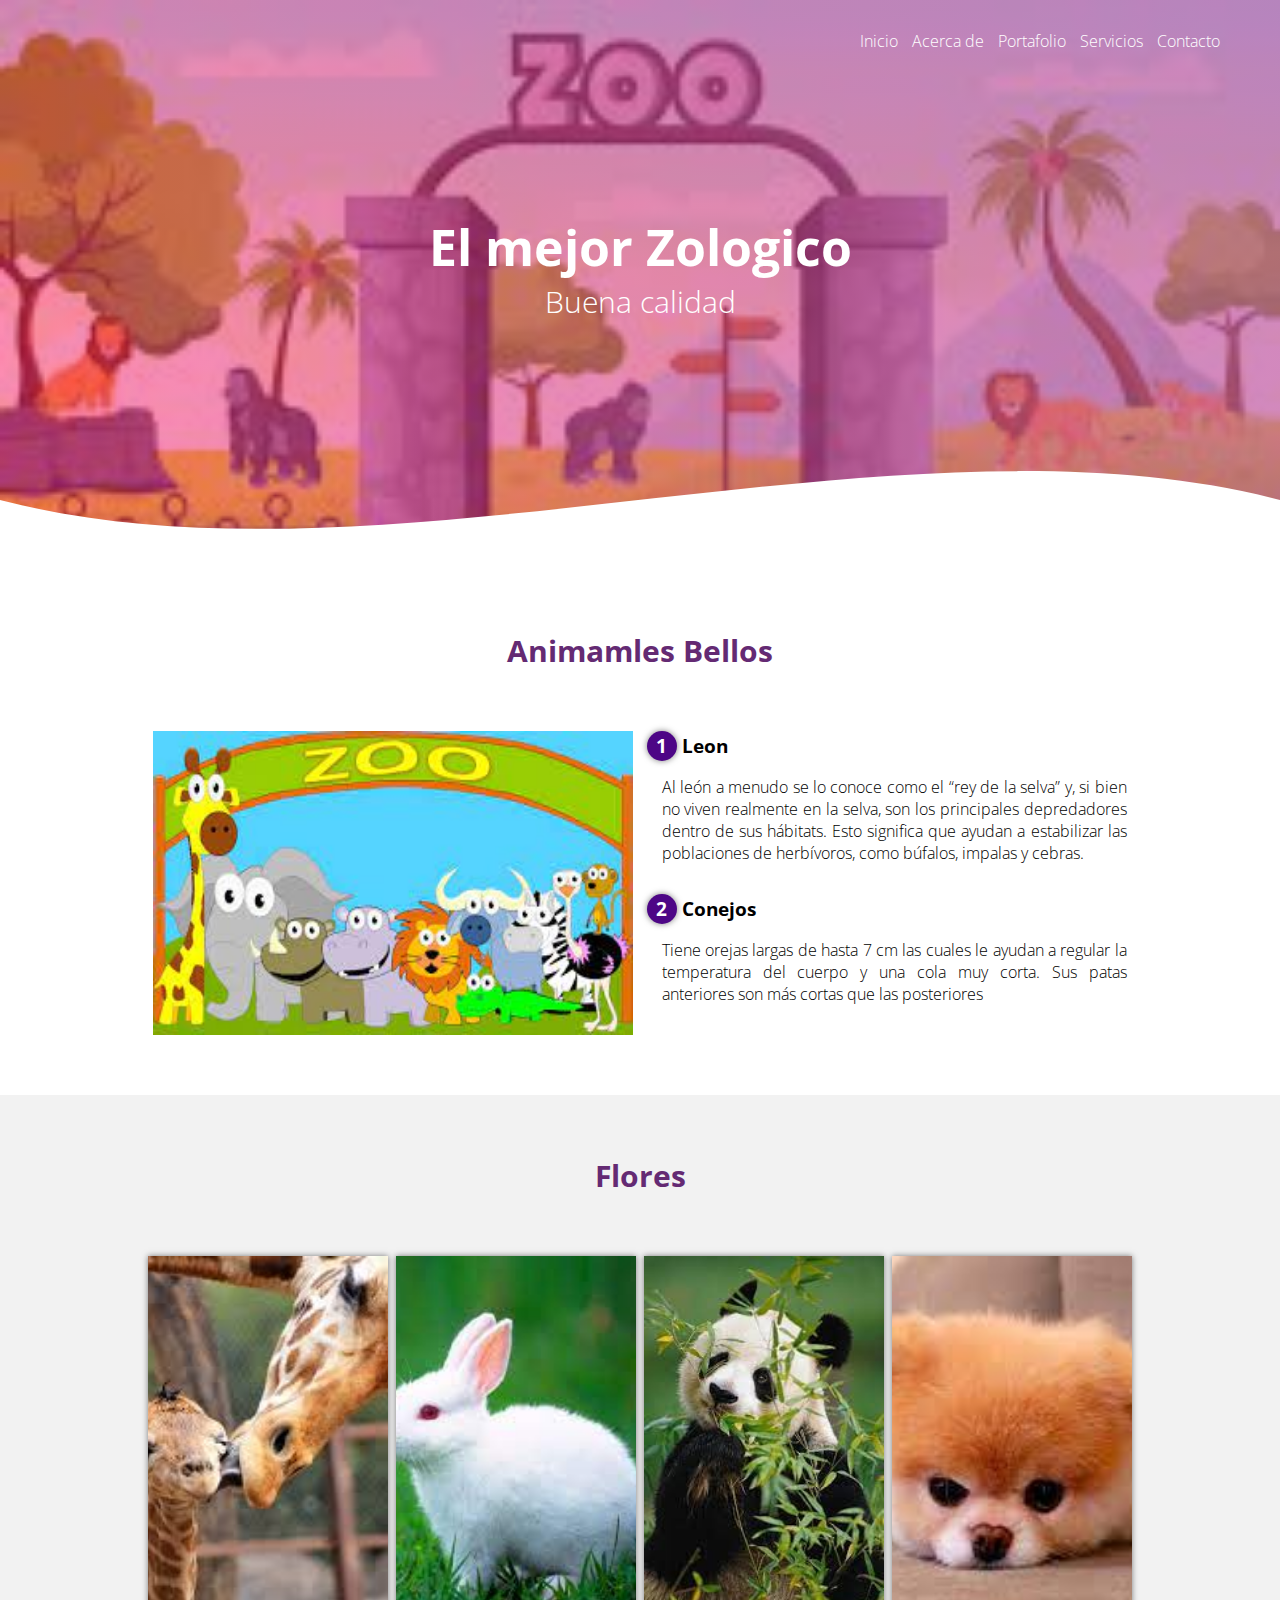
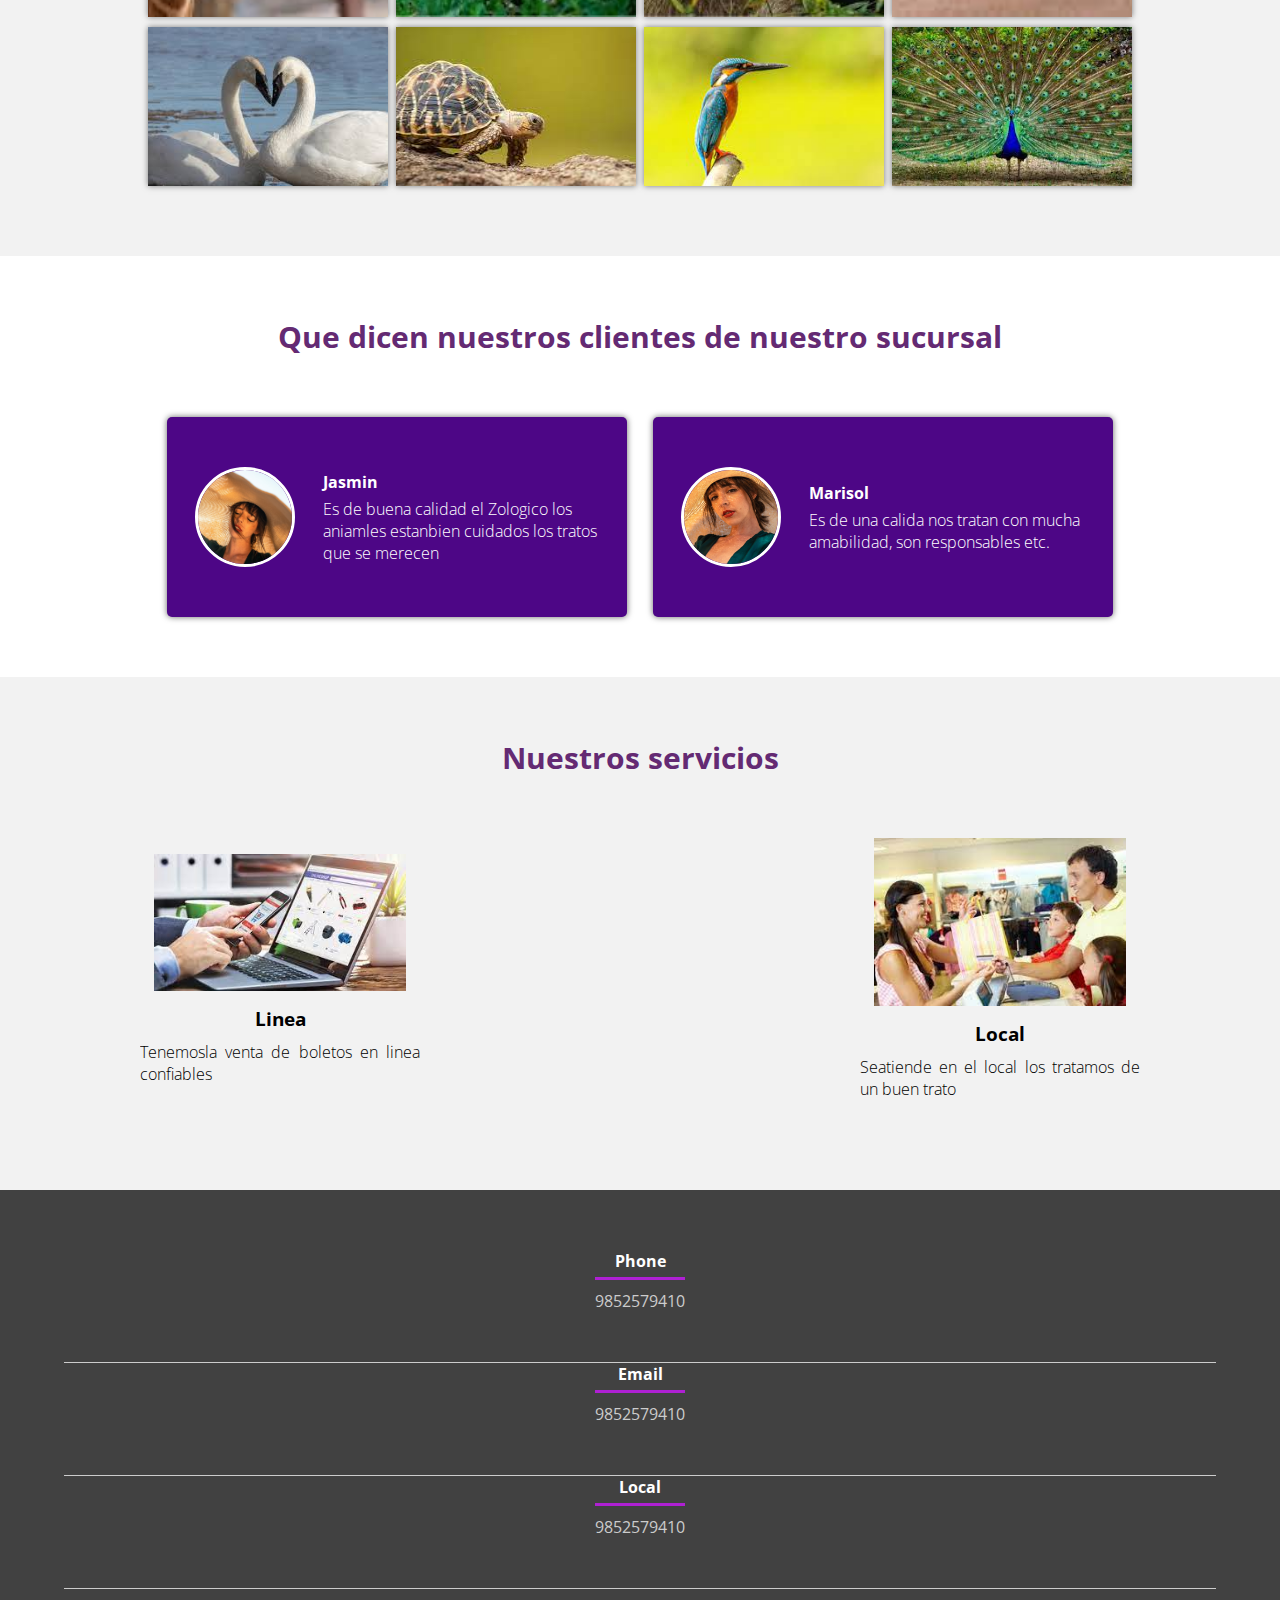
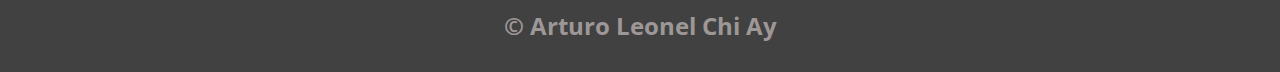
<file: Diseño tres/index.html>
<!DOCTYPE html>
<html lang="es">

<head>
    <meta charset="UTF-8">
    <meta name="viewport" content="width=device-width, initial-scale=1.0">
    <meta http-equiv="X-UA-Compatible" content="ie=edge">
    <title>Página web Arturo Chi  </title>
    <link rel="stylesheet" href="css/estilos.css">
    <link href="https://fonts.googleapis.com/css?family=Open+Sans:300,400,700,800&display=swap" rel="stylesheet"> 
</head>

<body>
    <header>
        <nav>
            <a href="#">Inicio</a>
            <a href="#">Acerca de</a>
            <a href="#">Portafolio</a>
            <a href="#">Servicios</a>
            <a href="#">Contacto</a>
        </nav>
        <section class="textos-header">
            <h1>El mejor Zologico</h1>
            <h2>Buena calidad </h2>
        </section>
        <div class="wave" style="height: 150px; overflow: hidden;"><svg viewBox="0 0 500 150" preserveAspectRatio="none"
                style="height: 100%; width: 100%;">
                <path d="M0.00,49.98 C150.00,150.00 349.20,-50.00 500.00,49.98 L500.00,150.00 L0.00,150.00 Z"
                    style="stroke: none; fill: #fff;"></path>
            </svg></div>
    </header>
    <main>
        <section class="contenedor sobre-nosotros">
            <h2 class="titulo">Animamles Bellos  </h2>
            <div class="contenedor-sobre-nosotros">
                <img src="img/im2.jpg" alt="" class="imagen-about-us">
                <div class="contenido-textos">
                    <h3><span>1</span>Leon</h3>
                    <p>Al león a menudo se lo conoce como el “rey de la selva” y, si bien no viven realmente en la selva, son los principales depredadores dentro de sus hábitats. Esto significa que ayudan a estabilizar las poblaciones de herbívoros, como búfalos, impalas y cebras.</p>
                    <h3><span>2</span>Conejos</h3>
                    <p> Tiene orejas largas de hasta 7 cm las cuales le ayudan a regular la temperatura del cuerpo y una cola muy corta. Sus patas anteriores son más cortas que las posteriores</p>
                </div>
            </div>
        </section>
        <section class="portafolio">
            <div class="contenedor">
                <h2 class="titulo">Flores</h2>
                <div class="galeria-port">
                    <div class="imagen-port">
                        <img src="img/1.jpg" alt="">
                        <div class="hover-galeria">
                            <img src="img/icono1.png" alt="">
                            <p>Nuestras hermosas Flores</p>
                        </div>
                    </div>
                    <div class="imagen-port">
                        <img src="img/imagen2.jpg" alt="">
                        <div class="hover-galeria">
                            <img src="img/icono1.png" alt="">
                            <p>Nuestros bellos animales</p>
                        </div>
                    </div>
                    <div class="imagen-port">
                        <img src="img/3.jpg" alt="">
                        <div class="hover-galeria">
                            <img src="img/icono1.png" alt="">
                            <p>Nuestros bellos animales</p>
                        </div>
                    </div>
                    <div class="imagen-port">
                        <img src="img/4.jpg" alt="">
                        <div class="hover-galeria">
                            <img src="img/icono1.png" alt="">
                            <p>Nuestros bellos animales</p>
                        </div>
                    </div>
                    <div class="imagen-port">
                        <img src="img/5.jpg" alt="">
                        <div class="hover-galeria">
                            <img src="img/icono1.png" alt="">
                            <p>Nuestros bellos animales</p>
                        </div>
                    </div>
                    <div class="imagen-port">
                        <img src="img/6.jpg" alt="">
                        <div class="hover-galeria">
                            <img src="img/icono1.png" alt="">
                            <p>Nuestros bellos animales</p>
                        </div>
                    </div>
                    <div class="imagen-port">
                        <img src="img/7.jpg" alt="">
                        <div class="hover-galeria">
                            <img src="img/icono1.png" alt="">
                            <p>NNuestros bellos animales</p>
                        </div>
                    </div>
                    <div class="imagen-port">
                        <img src="img/8.jpg" alt="">
                        <div class="hover-galeria">
                            <img src="img/icono1.png" alt="">
                            <p>Nuestros bellos animales</p>
                        </div>
                    </div>
                </div>
            </div>
        </section>
        <section class="clientes contenedor">
            <h2 class="titulo">Que dicen nuestros clientes de nuestro sucursal </h2>
            <div class="cards">
                <div class="card">
                    <img src="img/face1.jpg" alt="">
                    <div class="contenido-texto-card">
                        <h4>Jasmin</h4>
                        <p>Es de buena calidad el Zologico los aniamles estanbien cuidados los tratos que se merecen  </p>
                    </div>
                </div>
                <div class="card">
                    <img src="img/face2.jpg" alt="">
                    <div class="contenido-texto-card">
                        <h4>Marisol</h4>
                        <p> Es de una calida nos tratan con mucha amabilidad, son responsables etc.</p>
                    </div>
                </div>
            </div>
        </section>
        <section class="about-services">
            <div class="contenedor">
                <h2 class="titulo">Nuestros servicios</h2>
                <div class="servicio-cont">
                    <div class="servicio-ind">
                        <img src="img/(1).jpg" alt="">
                        <h3>Linea </h3>
                        <p>Tenemosla venta de boletos en linea confiables </p>
                    </div>
                    <div class="servicio-ind">
                        <img src="img/descarga%20(2).jpg" alt="">
                        <h3>Local</h3>
                        <p>Seatiende  en el local los tratamos de un buen trato </p>
                    </div>
                </div>
            </div>
        </section>
    </main>
    <footer>
        <div class="contenedor-footer">
            <div class="content-foo">
                <h4>Phone</h4>
                <p>9852579410</p>
            </div>
             </div>
        <div class="contenedor-footer">
         <div class="content-foo">
                <h4>Email</h4>
            <p>9852579410</p>
            </div> 
             </div>
        <div class="contenedor-footer">
            <div class="content-foo">
                <h4>Local</h4>
                <p>9852579410</p>
              </div>
            </div>
            
        <h2 class="titulo-final">&copy; Arturo Leonel Chi Ay </h2>
    </footer>
</body>

</html>
</file>
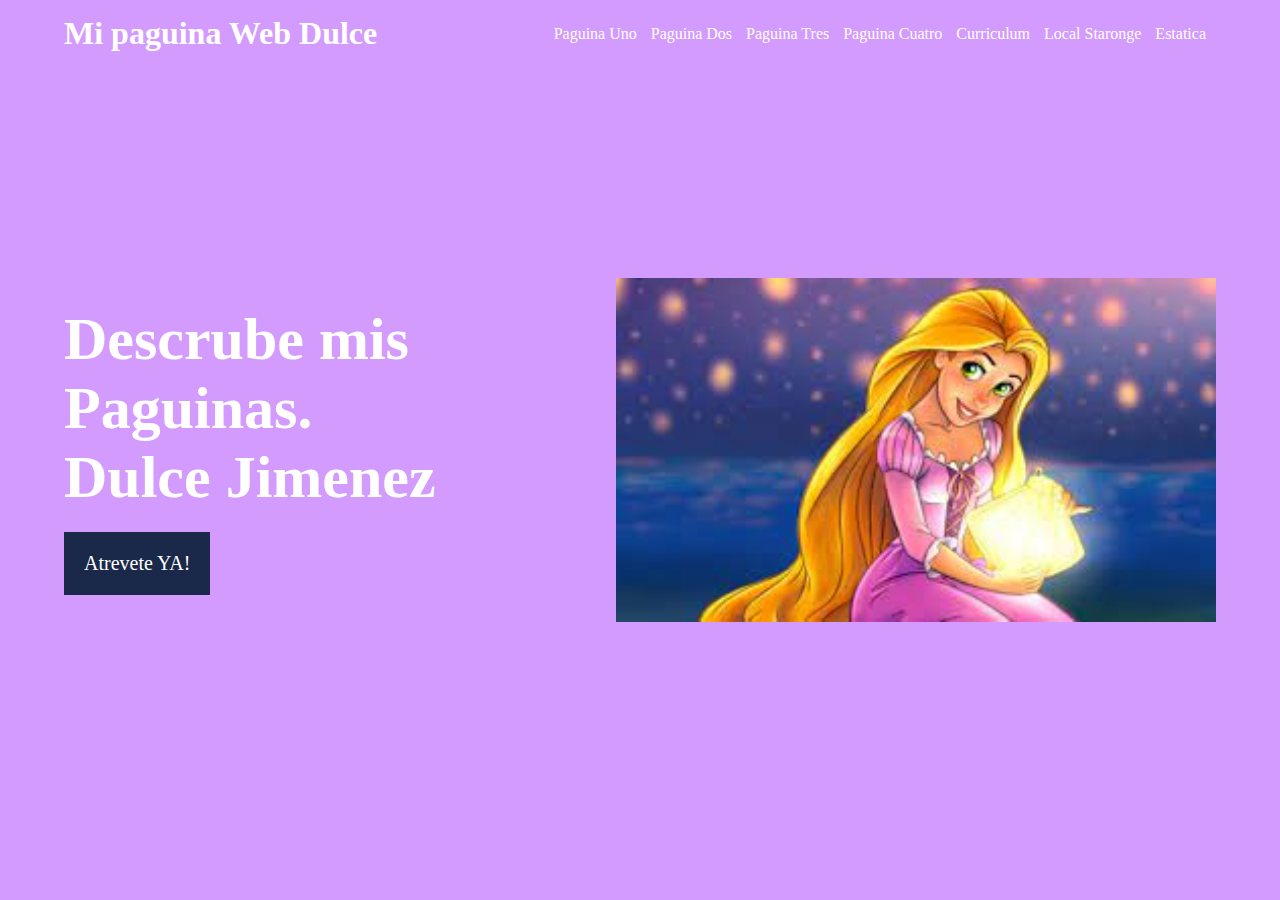
<file: Paguina Web/index.html>
<!DOCTYPE html>
<html lang="es">
<head>
    <meta charset="UTF-8">
    <meta name="viewport" content="width=device-width, initial-scale=1.0">
    <title>Fondo animado</title>
    <link rel="stylesheet" href="estilos.css">
</head>
<body>
    <header class="bg_animate">
        <div class="header_nav">
            <div class="contenedor">
                <h1>Mi paguina Web Dulce</h1>
                <nav>
                    
                       
                    <a href="../Mari Tuz/dulce.html">Paguina Uno</a>
                    <a href="../Dulce JImenez/2.html">Paguina Dos</a>
                    <a href="../Dulce Tuz/3.html">Paguina Tres</a>
                    <a href="../Animales/1.html">Paguina Cuatro</a>
                   <a href="../Animales/Tuz.pdf">Curriculum</a>
                   <a href="../Local Staronge/index.html">Local Staronge</a>
                <a href="../Estaticas/WEb.htm">Estatica</a> 
                    
                    
                    
                    
                </nav>
            </div>
        </div>

        <section class="banner contenedor">
            <secrion class="banner_title">
                <h2>Descrube mis Paguinas. <br> Dulce Jimenez</h2>
                <a href="#" class="llamanos">Atrevete YA!</a>
            </secrion>
            <div class="banner_img">
                <img src="1l.jpg" alt="">
            </div>
        </section>

        <div class="burbujas">
            <div class="burbuja"></div>
            <div class="burbuja"></div>
            <div class="burbuja"></div>
            <div class="burbuja"></div>
            <div class="burbuja"></div>
            <div class="burbuja"></div>
            <div class="burbuja"></div>
            <div class="burbuja"></div>
            <div class="burbuja"></div>
            <div class="burbuja"></div>
        </div>
    </header>
    
        

</body>
</html>
</file>
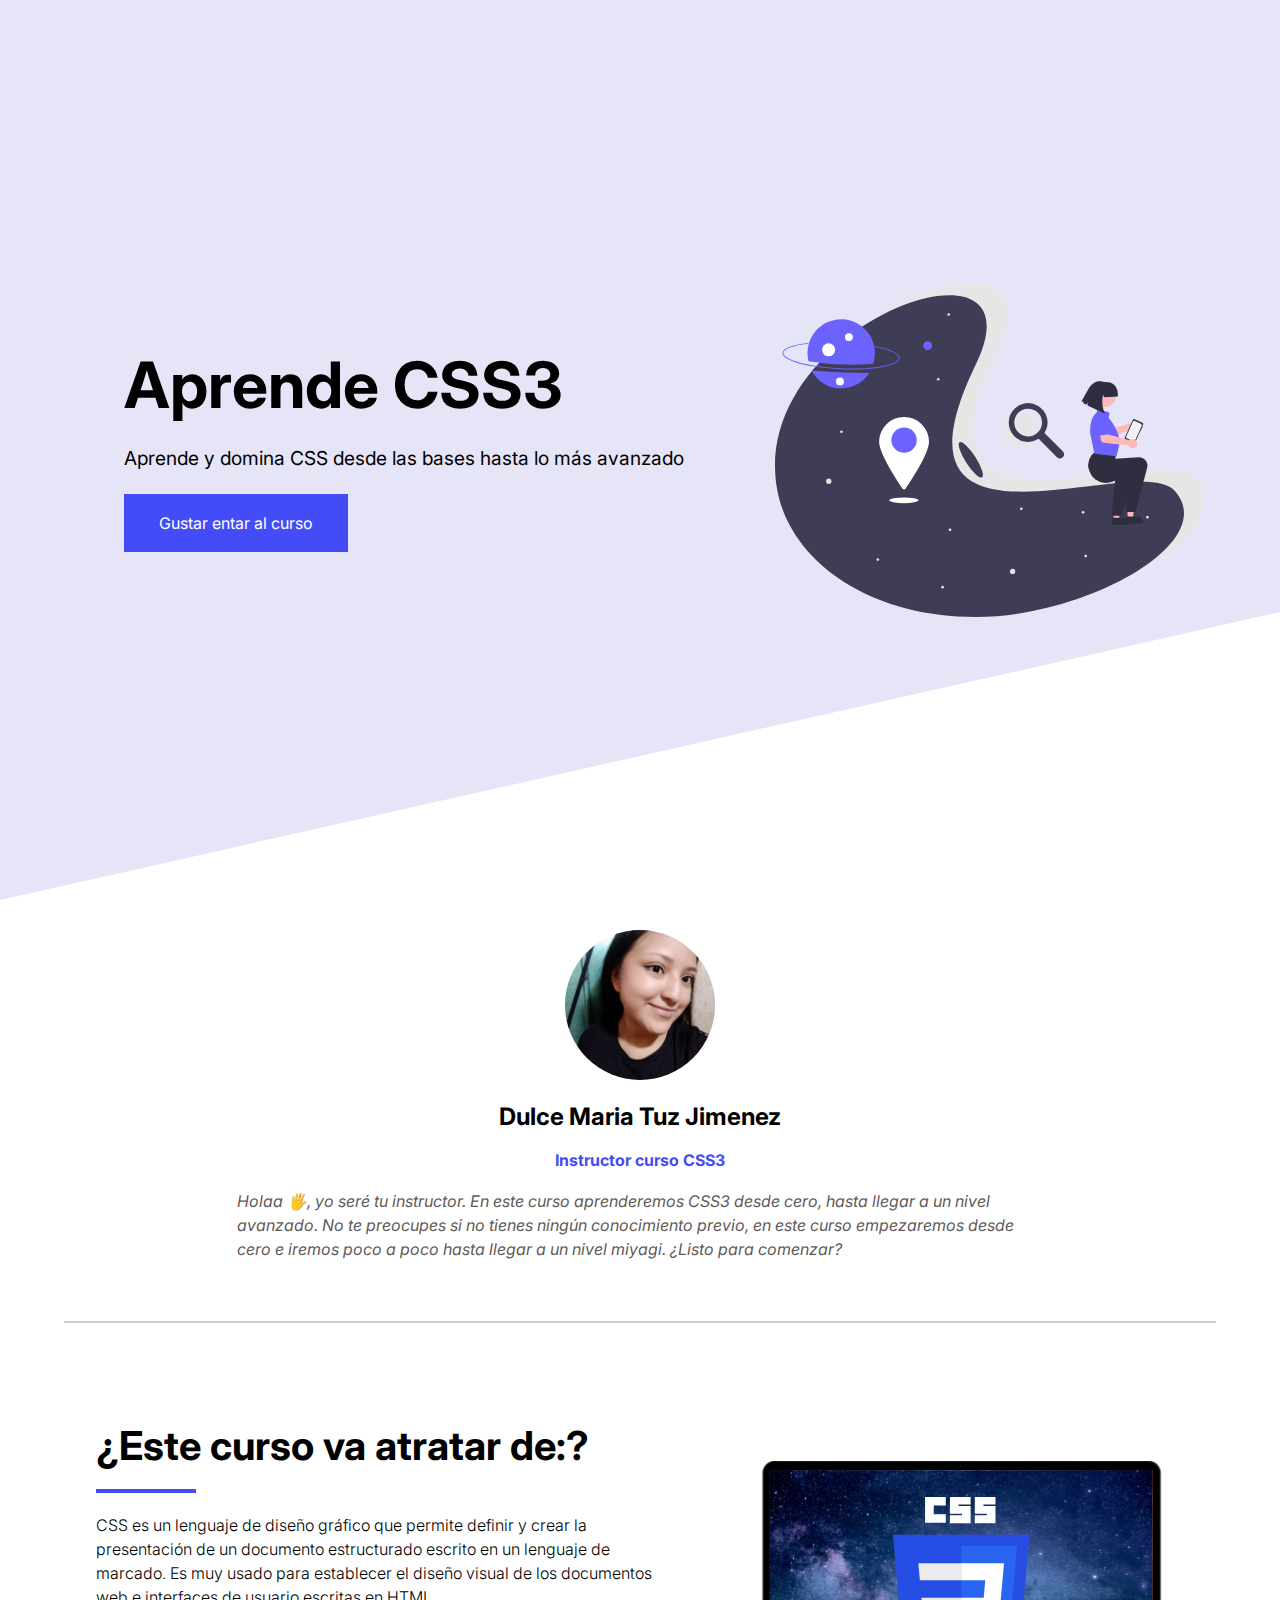
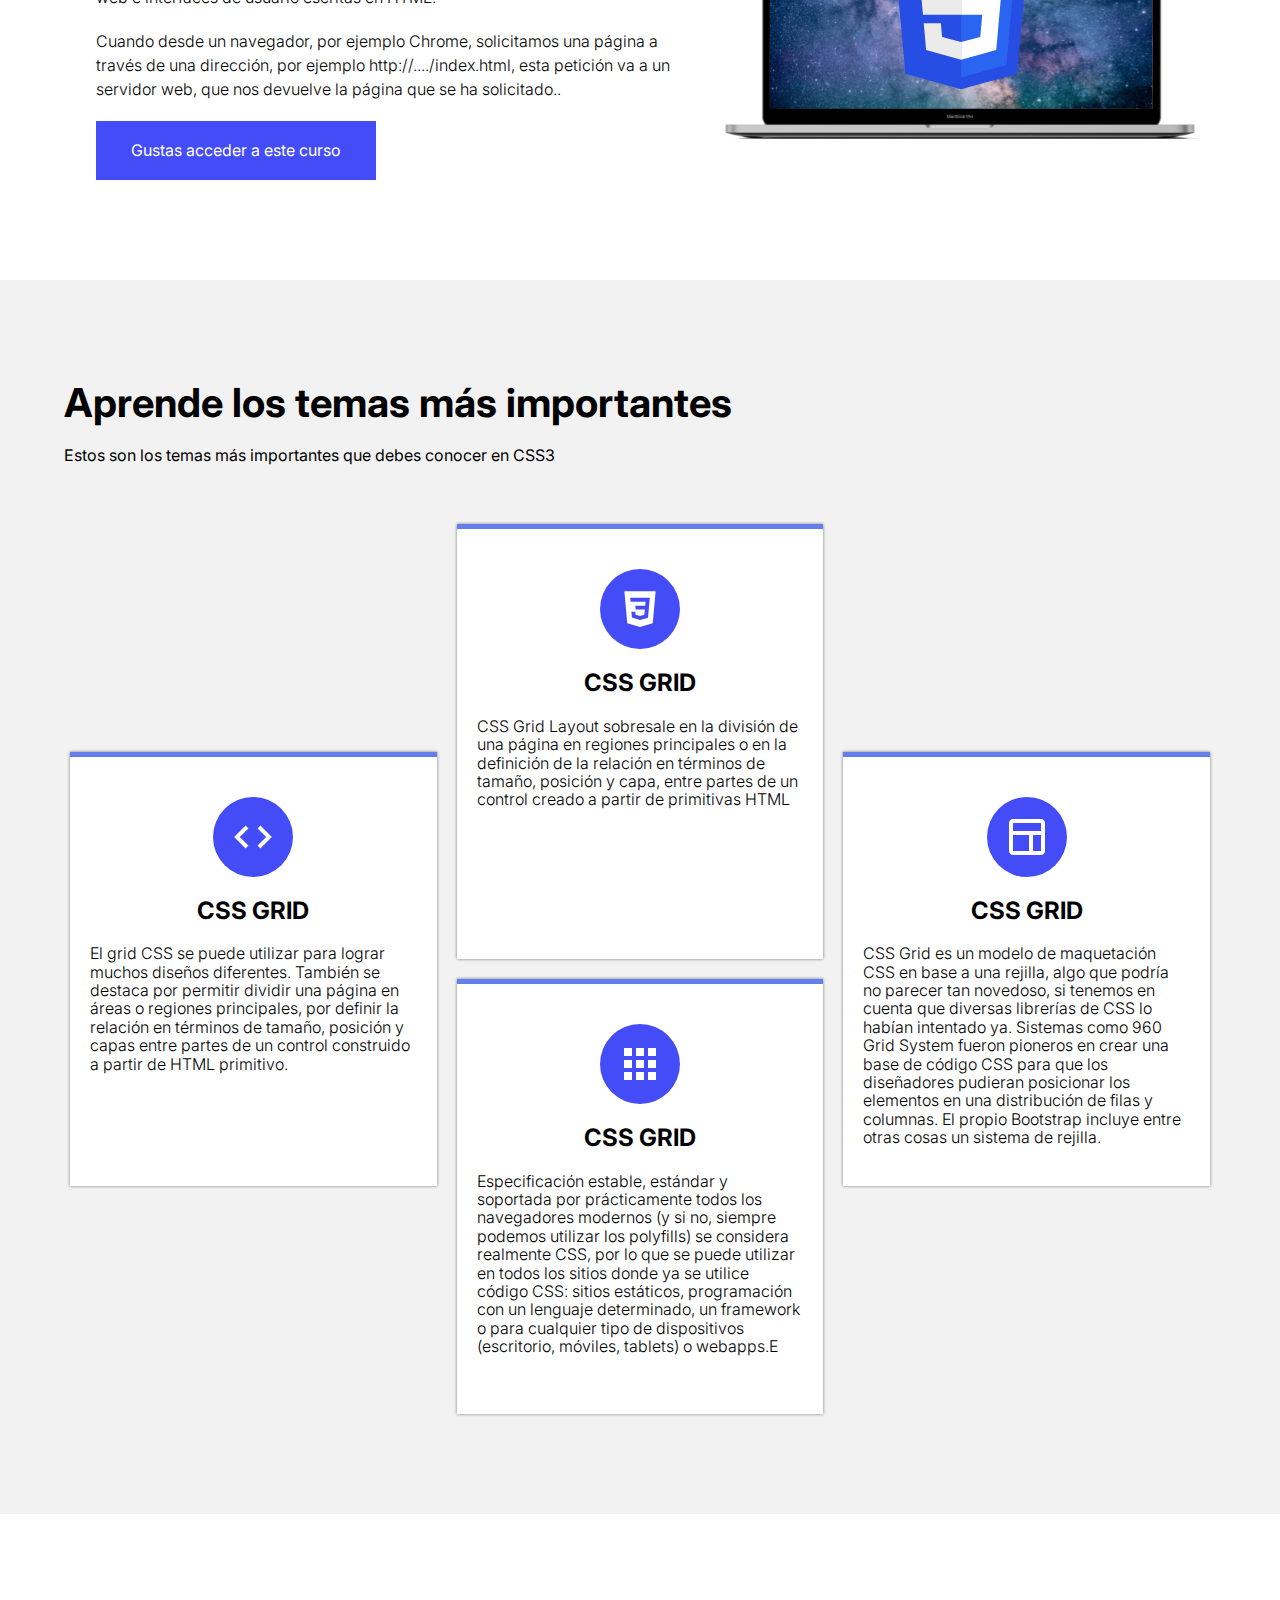
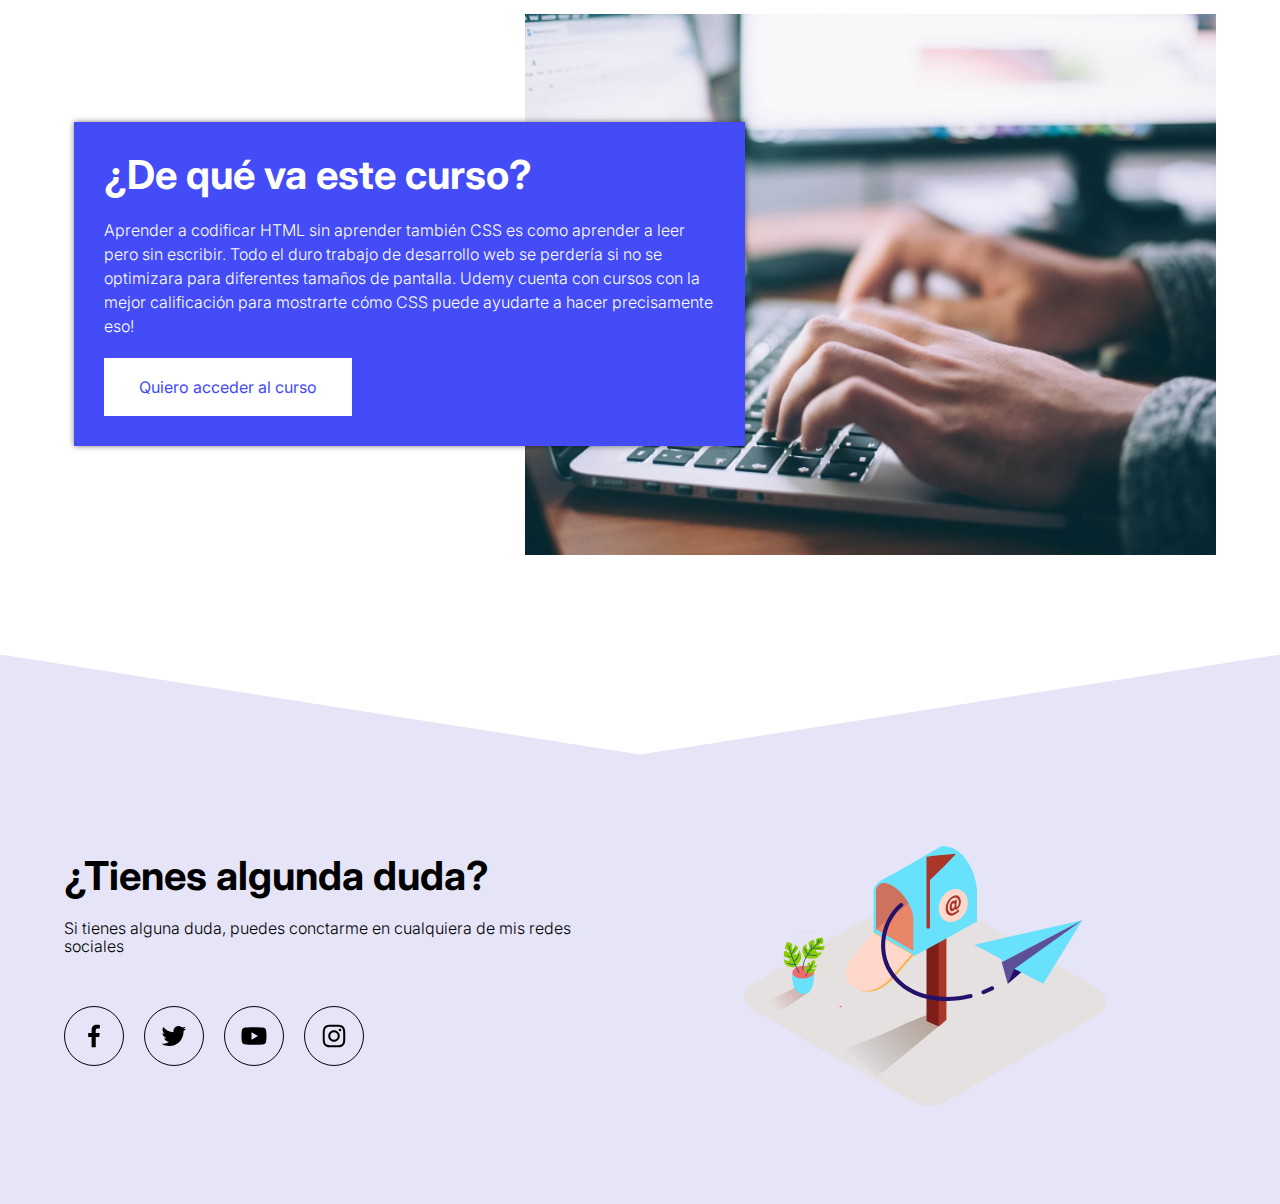
<file: Dulce JImenez/2.html>
<!DOCTYPE html>
<html lang="es">
<head>
    <meta charset="UTF-8">
    <meta name="viewport" content="width=device-width, initial-scale=1.0">
    <title>Curso CSS3</title>
    <link rel="stylesheet" href="css/normalize.css">
    <link rel="stylesheet" href="css/style.css">
</head>
<body>
    
    <header class="hero">

        <div class="hero__container container">

            <div class="hero__texts">
                <h1 class="hero__title">Aprende CSS3</h1>
                <p class="hero__copy">Aprende  y domina CSS desde las bases hasta lo más avanzado</p>
                <a href="#" class="hero__cta">Gustar entar al curso</a>    
            </div>

            <img src="assets/girl-illustration.svg" class="hero__img">

        </div>


    </header>

    <main class="main">

        <section class="instructor container">

            <div class="instructor__container">
                <img src="assets/1.jpg" class="instructor__img">
                <h2 class="instructor__name">Dulce Maria Tuz Jimenez </h2>
                <p class="instructor__tag">Instructor curso CSS3 </p>
                <p class="instructor__paragraph">Holaa 🖐, yo seré tu instructor. En este curso aprenderemos CSS3 desde cero, hasta llegar a un nivel avanzado. No te preocupes si no tienes ningún conocimiento previo, en este curso empezaremos desde cero e iremos poco a poco hasta llegar a un nivel miyagi. ¿Listo para comenzar?</p>
            </div>

        </section>

        <section class="about container">

            <div class="about__course">
                <h2 class="title title--border">¿Este curso va atratar de:?</h2>

                <p class="about__paragraph">CSS es un lenguaje de diseño gráfico que permite definir y crear la presentación de un documento estructurado escrito en un lenguaje de marcado. Es muy usado para establecer el diseño visual de los documentos web e interfaces de usuario escritas en HTML.</p>

                <p class="about__paragraph">Cuando desde un navegador, por ejemplo Chrome, solicitamos una página a través de una dirección, por ejemplo http://..../index.html, esta petición va a un servidor web, que nos devuelve la página que se ha solicitado..</p>

                <a href="#" class="cta">Gustas acceder a este curso</a>
            </div>

            <figure class="about__picture">
                <img src="assets/mockup.svg" class="about__img">
            </figure>

        </section>

        <section class="card">
            <div class="container">

                <h2 class="title">Aprende los temas más importantes</h2>
                <p class="card__copy">Estos son los temas más importantes que debes conocer en CSS3</p>

                <div class="card__container">

                    <div class="card__item">
                        <figure class="card__img">
                            <img src="assets/bxs-grid.svg" class="card__picture">
                        </figure>
                        <h3 class="card__title">CSS GRID</h3>
                        <p class="card__paragraph">Especificación estable, estándar y soportada por  prácticamente todos los navegadores modernos (y si no, siempre podemos utilizar los  polyfills) se considera realmente CSS, por lo que se puede utilizar en todos los sitios donde ya se utilice código CSS: sitios estáticos, programación con un lenguaje determinado, un framework o para cualquier tipo de dispositivos (escritorio, móviles, tablets) o webapps.E</p>
                    </div>

                    <div class="card__item">
                        <figure class="card__img">
                            <img src="assets/bx-layout.svg" class="card__picture">
                        </figure>
                        <h3 class="card__title">CSS GRID</h3>
                        <p class="card__paragraph">CSS Grid es un modelo de maquetación CSS en base a una rejilla, algo que podría no parecer tan novedoso, si tenemos en cuenta que diversas librerías de CSS lo habían intentado ya. Sistemas como 960 Grid System fueron pioneros en crear una base de código CSS para que los diseñadores pudieran posicionar los elementos en una distribución de filas y columnas. El propio Bootstrap incluye entre otras cosas un sistema de rejilla.</p>
                    </div>

                    <div class="card__item">
                        <figure class="card__img">
                            <img src="assets/bx-code.svg" class="card__picture">
                        </figure>
                        <h3 class="card__title">CSS GRID</h3>
                        <p class="card__paragraph">El grid CSS se puede utilizar para lograr muchos diseños diferentes. También se destaca por permitir dividir una página en áreas o regiones principales, por definir la relación en términos de tamaño, posición y capas entre partes de un control construido a partir de HTML primitivo.</p>
                    </div>
                    
                    <div class="card__item">
                        <figure class="card__img">
                            <img src="assets/bxl-css3.svg" class="card__picture">
                        </figure>
                        <h3 class="card__title">CSS GRID</h3>
                        <p class="card__paragraph">CSS Grid Layout sobresale en la división de una página en regiones principales o en la definición de la relación en términos de tamaño, posición y capa, entre partes de un control creado a partir de primitivas HTML</p>
                    </div>

                </div>
            </div>
        </section>

        <section class="course container">

            <figure class="course__picture">
                <img src="assets/web1.jpg" class="course__img">
            </figure>

            <div class="course__about">
                <h2 class="title">¿De qué va este curso?</h2>
                <p class="about__paragraph">Aprender a codificar HTML sin aprender también CSS es como aprender a leer pero sin escribir. Todo el duro trabajo de desarrollo web se perdería si no se optimizara para diferentes tamaños de pantalla. Udemy cuenta con cursos con la mejor calificación para mostrarte cómo CSS puede ayudarte a hacer precisamente eso!</p>
                <a href="#" class="cta">Quiero acceder al curso</a>
            </div>
        </section>
    </main>

    <footer class="footer">
        <div class="footer__container container">

            <div class="footer__contact">
                <div class="footer__texts">
                    <h2 class="title">¿Tienes algunda duda?</h2>
                    <p class="footer__copy">Si tienes alguna duda, puedes conctarme en cualquiera de mis redes sociales</p>

                    <div class="footer__social">
                        <a href="#" class="footer__link">
                           <img src="assets/bxl-facebook.svg" class="footer__icon">
                        </a>
                        <a href="#" class="footer__link">
                           <img src="assets/bxl-twitter.svg" class="footer__icon">
                        </a>
                        <a href="#" class="footer__link">
                           <img src="assets/bxl-youtube.svg" class="footer__icon">
                        </a>
                        <a href="#" class="footer__link">
                           <img src="assets/bxl-instagram.svg" class="footer__icon">
                        </a>
                    </div>
                </div>

                <figure class="footer__picture">
                    <img src="assets/message-ilustration.svg" class="footer__img">
                </figure>
            </div>

        </div>
    </footer>

</body>
</html>
</file>
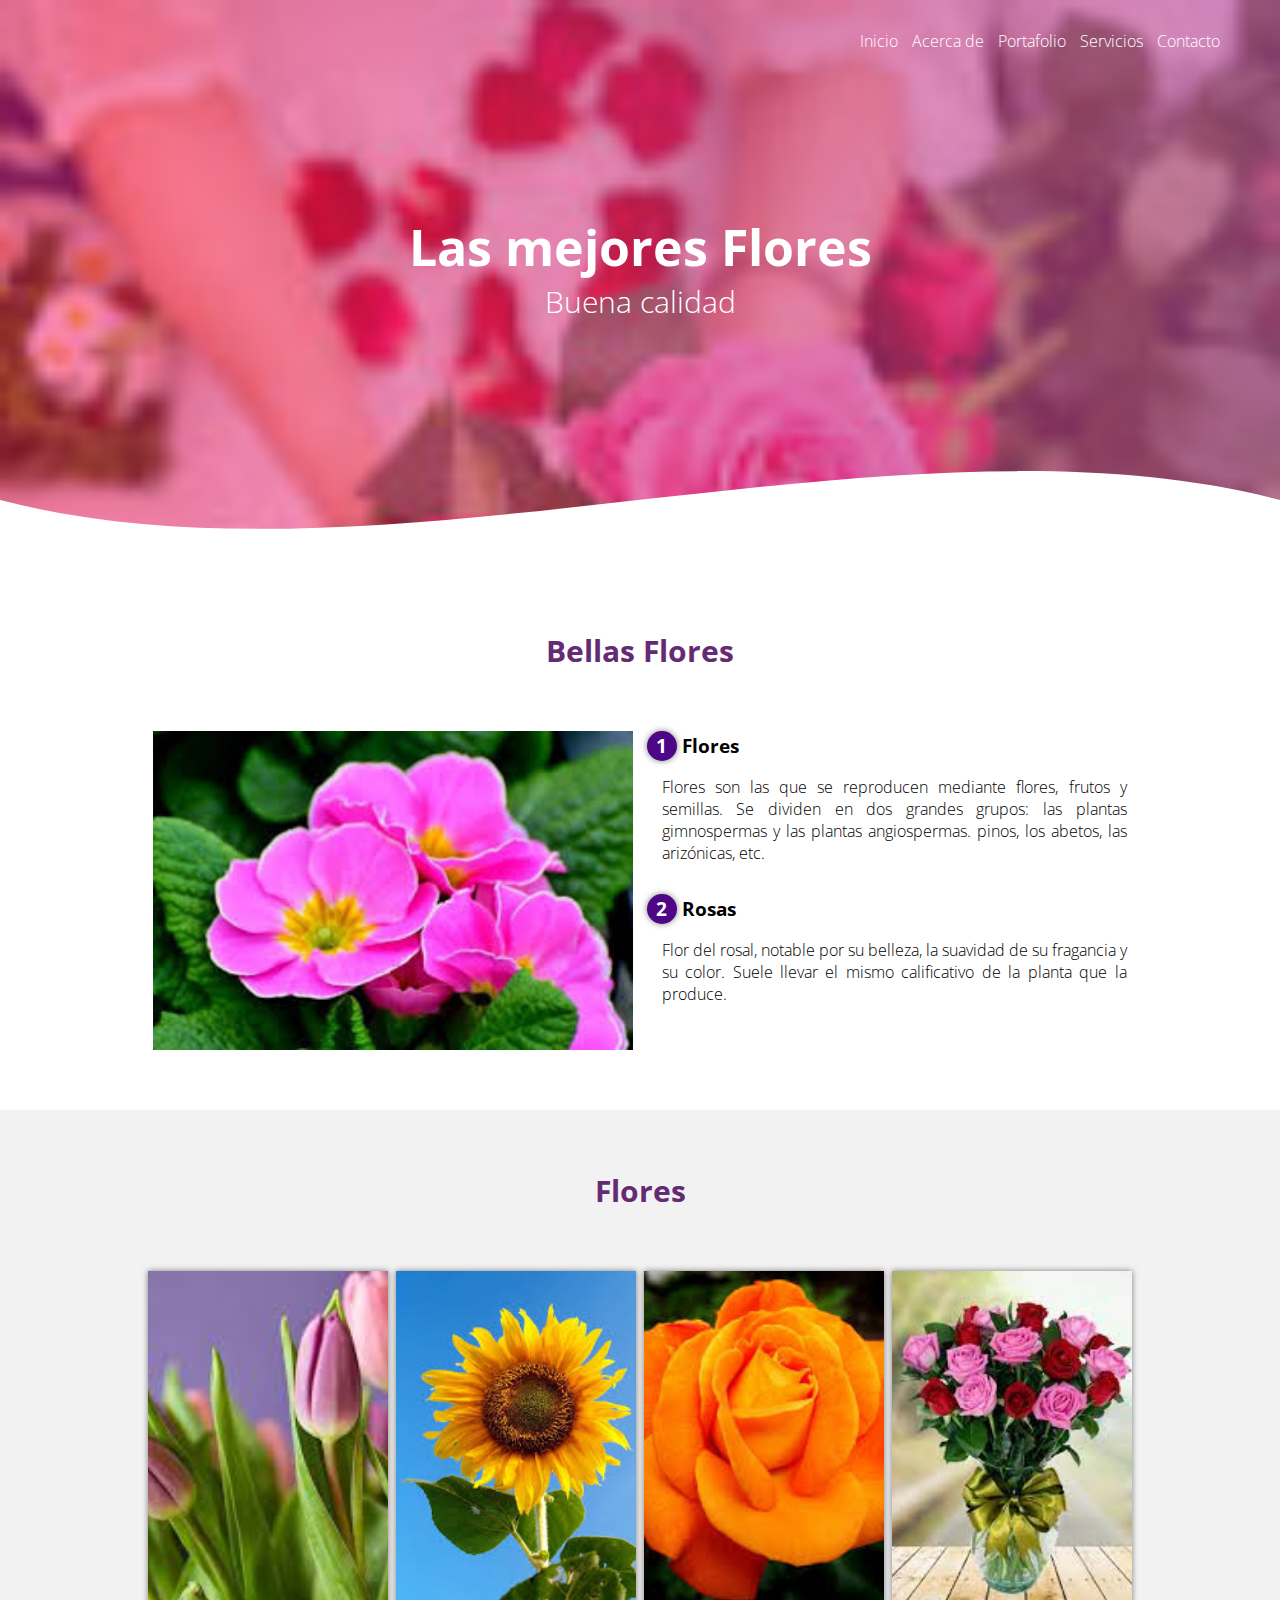
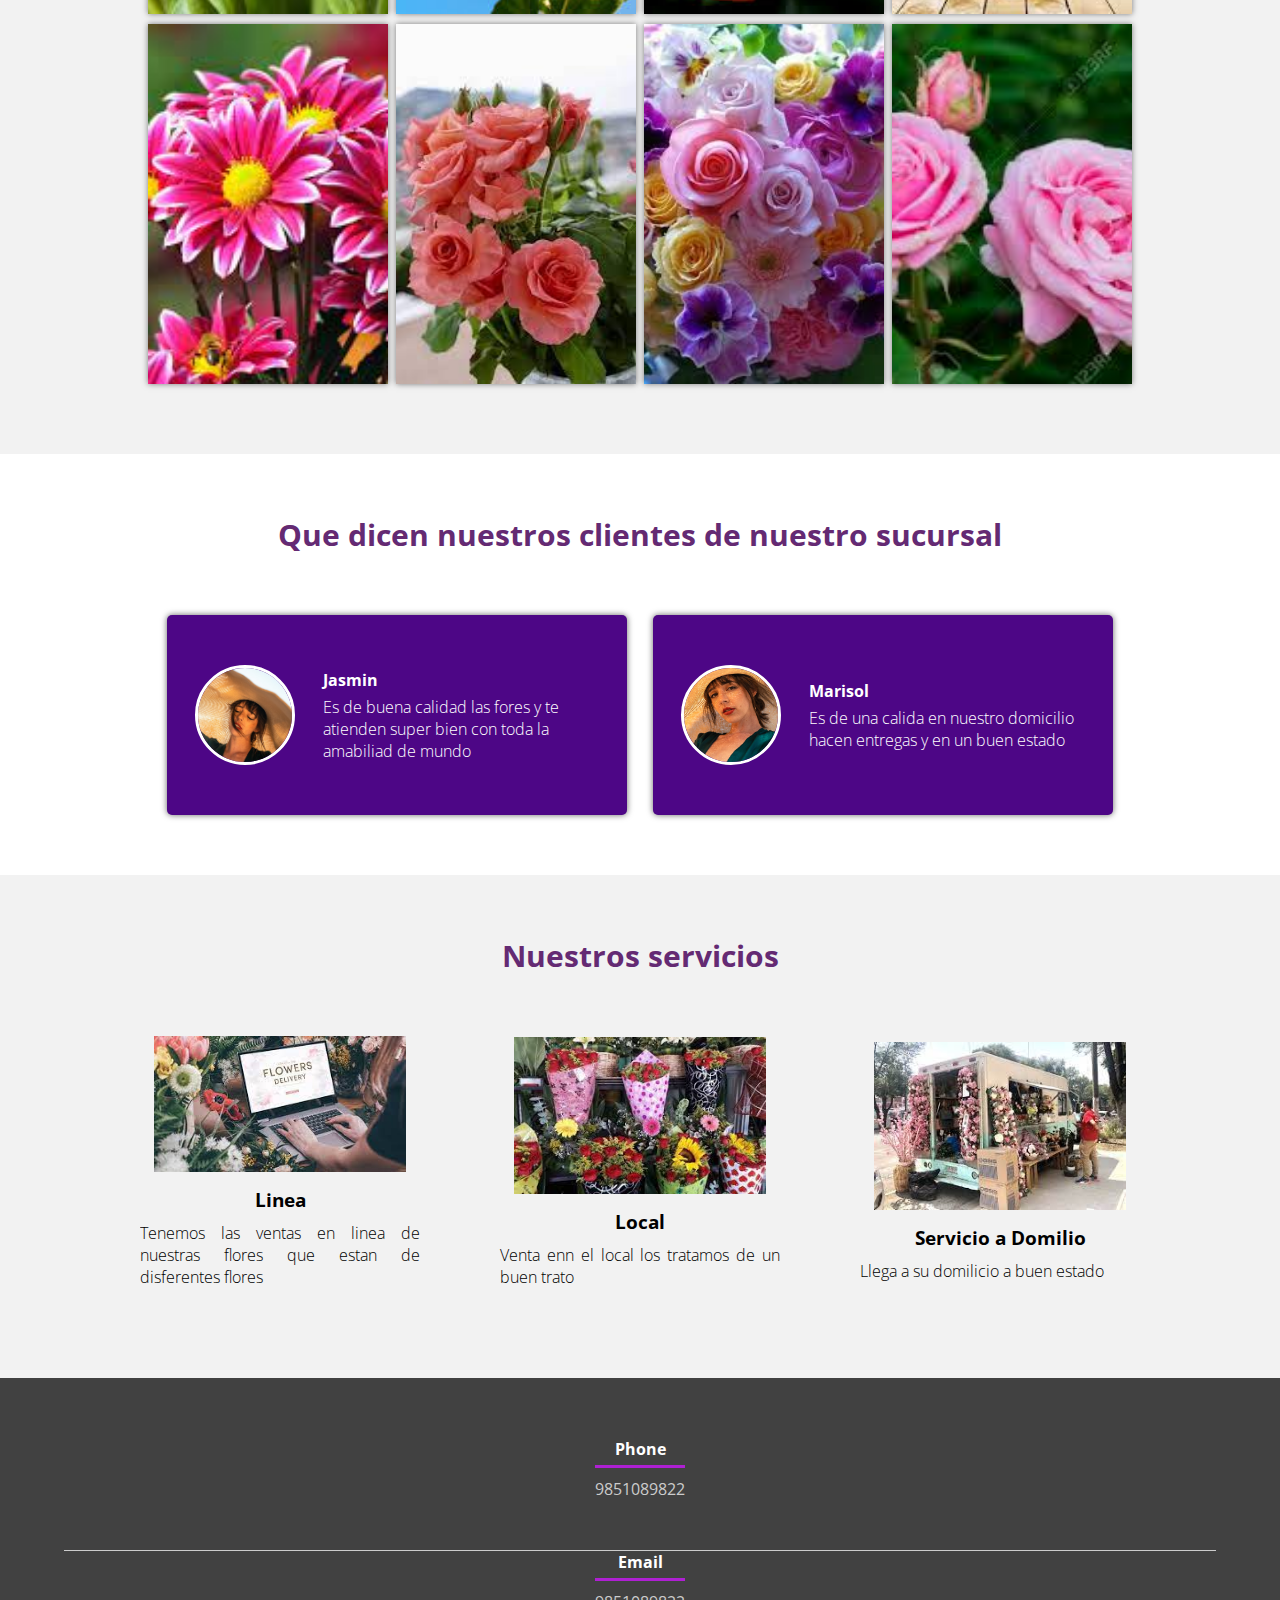
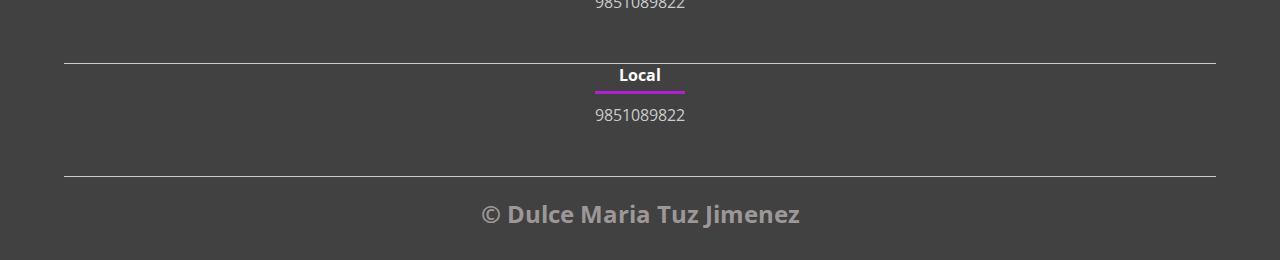
<file: Dulce Tuz/3.html>
<!DOCTYPE html>
<html lang="es">

<head>
    <meta charset="UTF-8">
    <meta name="viewport" content="width=device-width, initial-scale=1.0">
    <meta http-equiv="X-UA-Compatible" content="ie=edge">
    <title>Página web Dulce </title>
    <link rel="stylesheet" href="css/estilos.css">
    <link href="https://fonts.googleapis.com/css?family=Open+Sans:300,400,700,800&display=swap" rel="stylesheet"> 
</head>

<body>
    <header>
        <nav>
            <a href="#">Inicio</a>
            <a href="#">Acerca de</a>
            <a href="#">Portafolio</a>
            <a href="#">Servicios</a>
            <a href="#">Contacto</a>
        </nav>
        <section class="textos-header">
            <h1>Las mejores Flores </h1>
            <h2>Buena calidad </h2>
        </section>
        <div class="wave" style="height: 150px; overflow: hidden;"><svg viewBox="0 0 500 150" preserveAspectRatio="none"
                style="height: 100%; width: 100%;">
                <path d="M0.00,49.98 C150.00,150.00 349.20,-50.00 500.00,49.98 L500.00,150.00 L0.00,150.00 Z"
                    style="stroke: none; fill: #fff;"></path>
            </svg></div>
    </header>
    <main>
        <section class="contenedor sobre-nosotros">
            <h2 class="titulo">Bellas Flores </h2>
            <div class="contenedor-sobre-nosotros">
                <img src="img/imagen2.jpg" alt="" class="imagen-about-us">
                <div class="contenido-textos">
                    <h3><span>1</span>Flores</h3>
                    <p>Flores son las que se reproducen mediante flores, frutos y semillas. Se dividen en dos grandes grupos: las plantas gimnospermas y las plantas angiospermas. pinos, los abetos, las arizónicas, etc.</p>
                    <h3><span>2</span>Rosas</h3>
                    <p>  Flor del rosal, notable por su belleza, la suavidad de su fragancia y su color. Suele llevar el mismo calificativo de la planta que la produce.</p>
                </div>
            </div>
        </section>
        <section class="portafolio">
            <div class="contenedor">
                <h2 class="titulo">Flores</h2>
                <div class="galeria-port">
                    <div class="imagen-port">
                        <img src="img/1.jpg" alt="">
                        <div class="hover-galeria">
                            <img src="img/icono1.png" alt="">
                            <p>Nuestras hermosas Flores</p>
                        </div>
                    </div>
                    <div class="imagen-port">
                        <img src="img/2.jpg" alt="">
                        <div class="hover-galeria">
                            <img src="img/icono1.png" alt="">
                            <p>Nuestras hermosas Flores</p>
                        </div>
                    </div>
                    <div class="imagen-port">
                        <img src="img/3.jpg" alt="">
                        <div class="hover-galeria">
                            <img src="img/icono1.png" alt="">
                            <p>Nuestras hermosas Flores</p>
                        </div>
                    </div>
                    <div class="imagen-port">
                        <img src="img/4.jpg" alt="">
                        <div class="hover-galeria">
                            <img src="img/icono1.png" alt="">
                            <p>Nuestras hermosas Flores</p>
                        </div>
                    </div>
                    <div class="imagen-port">
                        <img src="img/5.jpg" alt="">
                        <div class="hover-galeria">
                            <img src="img/icono1.png" alt="">
                            <p>Nuestras hermosas Flores</p>
                        </div>
                    </div>
                    <div class="imagen-port">
                        <img src="img/6.jpg" alt="">
                        <div class="hover-galeria">
                            <img src="img/icono1.png" alt="">
                            <p>Nuestras hermosas Flores</p>
                        </div>
                    </div>
                    <div class="imagen-port">
                        <img src="img/7.jpg" alt="">
                        <div class="hover-galeria">
                            <img src="img/icono1.png" alt="">
                            <p>Nuestras hermosas Flores</p>
                        </div>
                    </div>
                    <div class="imagen-port">
                        <img src="img/8.jpg" alt="">
                        <div class="hover-galeria">
                            <img src="img/icono1.png" alt="">
                            <p>Nuestras hermosas Flores</p>
                        </div>
                    </div>
                </div>
            </div>
        </section>
        <section class="clientes contenedor">
            <h2 class="titulo">Que dicen nuestros clientes de nuestro sucursal </h2>
            <div class="cards">
                <div class="card">
                    <img src="img/face1.jpg" alt="">
                    <div class="contenido-texto-card">
                        <h4>Jasmin</h4>
                        <p>Es de buena calidad las fores y te atienden super bien con toda la amabiliad de mundo </p>
                    </div>
                </div>
                <div class="card">
                    <img src="img/face2.jpg" alt="">
                    <div class="contenido-texto-card">
                        <h4>Marisol</h4>
                        <p> Es de una calida en nuestro domicilio hacen  entregas y en un buen estado </p>
                    </div>
                </div>
            </div>
        </section>
        <section class="about-services">
            <div class="contenedor">
                <h2 class="titulo">Nuestros servicios</h2>
                <div class="servicio-cont">
                    <div class="servicio-ind">
                        <img src="img/descarga%20(1).jpg" alt="">
                        <h3>Linea </h3>
                        <p>Tenemos las ventas en linea de nuestras flores que estan de disferentes flores </p>
                    </div>
                    <div class="servicio-ind">
                        <img src="img/descarga.jpg" alt="">
                        <h3>Local</h3>
                        <p>Venta enn el local los tratamos de un buen trato </p>
                    </div>
                    <div class="servicio-ind">
                        <img src="img/descarga%20(2).jpg" alt="">
                        <h3> Servicio a Domilio </h3>
                        <p>Llega a su domilicio a buen estado </p>
                    </div>
                </div>
            </div>
        </section>
    </main>
    <footer>
        <div class="contenedor-footer">
            <div class="content-foo">
                <h4>Phone</h4>
                <p>9851089822</p>
            </div>
             </div>
        <div class="contenedor-footer">
         <div class="content-foo">
                <h4>Email</h4>
            <p>9851089822</p>
            </div> 
             </div>
        <div class="contenedor-footer">
            <div class="content-foo">
                <h4>Local</h4>
                <p>9851089822</p>
              </div>
            </div>
            
        <h2 class="titulo-final">&copy; Dulce Maria Tuz Jimenez </h2>
    </footer>
</body>

</html>
</file>
<file: Diseño tres/css/estilos.css>
* {
    margin: 0;
    padding: 0;
    box-sizing: border-box;
}

body {
    font-family: 'open sans';
}

.contenedor {
    padding: 60px 0;
    width: 90%;
    max-width: 1000px;
    margin: auto;
    overflow: hidden;
}

.titulo {
    color: #642a73;
    font-size: 30px;
    text-align: center;
    margin-bottom: 60px;
}

/* Header */

header {
    width: 100%;
    height: 600px;
    background: #bc4e9c;
    /* fallback for old browsers */
    background: -webkit-linear-gradient(to right, hsla(340, 95%, 50%, 0.459), hsla(317, 45%, 52%, 0.664)), url(../img/portada.jpg);
    /* Chrome 10-25, Safari 5.1-6 */
    background: linear-gradient(to right, hsla(340, 95%, 50%, 0.459), hsla(317, 45%, 52%, 0.664)), url(../img/portada.jpg);
    /* W3C, IE 10+/ Edge, Firefox 16+, Chrome 26+, Opera 12+, Safari 7+ */
    background-size: cover;
    background-attachment: fixed;
    position: relative;
}

nav{
    text-align: right;
    padding: 30px 50px 0 0;
}

nav > a{
    color:#fff;
    font-weight: 300;
    text-decoration: none;
    margin-right: 10px;
}

nav > a:hover{
    text-decoration: underline;
}

header .textos-header{
    display: flex;
    height: 430px;
    width: 100%;
    align-items: center;
    justify-content: center;
    flex-direction: column;
    text-align: center;
}

.textos-header h1{
    font-size: 50px;
    color:#fff;
}

.textos-header h2{
    font-size: 30px;
    font-weight: 300;
    color:#fff;
}

.wave{
    position: absolute;
    bottom: 0;
    width: 100%;
}

/* About us */

main .sobre-nosotros{
    padding: 30px 0 60px 0;
}
.contenedor-sobre-nosotros{
    display: flex;
    justify-content: space-evenly;
}

.imagen-about-us{
    width: 48%;
}

.sobre-nosotros .contenido-textos{
    width: 48%;
}

.contenido-textos h3{
    margin-bottom: 15px;
}

.contenido-textos h3 span{
    background: #4d0686;
    color: #fff;
    border-radius: 50%;
    display: inline-block;
    text-align: center;
    width: 30px;
    height: 30px;
    padding: 2px;
    box-shadow: 0 0 6px 0 rgba(0, 0, 0, .5);
    margin-right: 5px;
}

.contenido-textos p{
    padding: 0px 0px 30px 15px;
    font-weight: 300;
    text-align: justify;
}

/* Galeria */


.portafolio{
    background: #f2f2f2;
}

.galeria-port{
    display: flex;
    justify-content: space-evenly;
    flex-wrap: wrap;
}

.imagen-port{
    width: 24%;
    margin-bottom: 10px;
    overflow: hidden;
    position: relative;
    cursor: pointer;
    box-shadow: 0 0 6px 0 rgba(0, 0, 0, .5);
}

.imagen-port > img{
    width: 100%;
    height: 100%;
    object-fit: cover;
    display: block;
}

.hover-galeria{
    position: absolute;
    width: 100%;
    height: 100%;
    top: 0;
    transform: scale(0);
    background: hsla(273,91%,27%, 0.7);
    transition: transform .5s;
    display: flex;
    justify-content: center;
    align-items: center;
    flex-direction: column;
}

.hover-galeria img{
    width: 50px;
}

.hover-galeria p{
    color: #fff;
}

.imagen-port:hover .hover-galeria{
    transform: scale(1);
}

/* Clients */

.cards{
    display: flex;
    justify-content: space-evenly;
}

.cards .card{
    background: #4d0686;
    display: flex;
    width: 46%;
    height: 200px;
    align-items: center;
    justify-content: space-evenly;
    border-radius: 5px;
    box-shadow: 0 0 6px 0 rgba(0, 0, 0, 0.6);
}

.cards .card img{
    width: 100px;
    height: 100px;
    object-fit: cover;
    border: 3px solid #fff;
    border-radius: 50%;
    display: block;
}

.cards .card > .contenido-texto-card{
    width: 60%;
    color: #fff;
}

.cards .card > .contenido-texto-card p{
    font-weight: 300;
    padding-top: 5px;
}

/*  Our team */

.about-services{
    background: #f2f2f2;
    padding-bottom: 30px;
}


.servicio-cont{
    display:flex;
    justify-content: space-between;
    align-items: center;
}

.servicio-ind{
    width: 28%;
    text-align: center;
}

.servicio-ind img{
    width: 90%;
}

.servicio-ind h3{
    margin: 10px 0;
}

.servicio-ind p{
    font-weight: 300;
    text-align: justify;
}

/* footer */

footer{
    background: #414141;
    padding: 60px 0 30px 0;
    margin: auto;
    overflow: hidden;
}

.contenedor-footer{
    display: flex;
    width: 90%;
    justify-content: space-evenly;
    margin: auto;
    padding-bottom: 50px;
    border-bottom: 1px solid #ccc;
}

.content-foo{
    text-align: center;
}

.content-foo h4{
    color: #fff;
    border-bottom: 3px solid #af20d3;
    padding-bottom: 5px;
    margin-bottom: 10px;
}

.content-foo p{
    color: #ccc;
}

.titulo-final{
    text-align: center;
    font-size: 24px;
    margin: 20px 0 0 0;
    color: #9e9797;
}

@media screen and (max-width:900px){
    header{
        background-position: center;
    }

    .contenedor-sobre-nosotros{
        flex-direction: column;
        justify-content: center;
        align-items: center;
    }

    .sobre-nosotros .contenido-textos{
        width: 90%;
    }

    .imagen-about-us{
        width: 90%;
    }

    /* Galeria */

    .imagen-port{
        width: 44%;
    }

    /* Clientes */

    .cards{
        flex-direction: column;
        justify-content: center;
        align-items: center;
    }

    .cards .card{
        width: 90%;
    }

    .cards .card:first-child{
        margin-bottom: 30px;
    }

    /* servicios */

    .servicio-cont{
        justify-content: center;
        flex-direction: column;
    }

    .servicio-ind{
        width: 100%;
        text-align: center;
    }

    .servicio-ind:nth-child(1), .servicio-ind:nth-child(2){
        margin-bottom: 60px;
    }

    .servicio-ind img{
        width: 90%;
    }
}

@media screen and (max-width:500px){
    nav{
        text-align: center;
        padding: 30px 0 0 0;
    }

    nav > a{
        margin-right: 5px;
    }

    .textos-header h1{
        font-size: 35px;
    }

    .textos-header h2{
        font-size: 20px;
    }

    /* ABOUT US */

    .imagen-about-us{
        margin-bottom: 60px;
        width: 99%;
    }

    .sobre-nosotros .contenido-textos{
        width: 95%;
    }

    /* Galeria */

    .imagen-port{
        width: 95%;
    }

    /* Clients */

    .cards .card{
        height: 450px;
        display: flex;
        flex-direction: column;
        align-items: center;
    }

    .cards .card img{
        width: 90px;
        height: 90px;
    }

    /* Footer */

    .contenedor-footer{
        flex-direction: column;
        border: none;
    }

    .content-foo{
        margin-bottom: 20px;
        text-align: center;
    }

    .content-foo h4{
        border: none;
    }

    .content-foo p{
        color: #ccc;
        border-bottom: 1px solid #f2f2f2;
        padding-bottom: 20px;
    }

    .titulo-final{
        font-size: 20px;
    }
}
</file>
<file: Paguina Web/estilos.css>
*{
    margin: 0;
    padding: 0;
    box-sizing: border-box;
}

body{
    font-family: 'Roboto', 'Sans serif';
}

.contenedor{
    width: 90%;
    max-width: 1200px;
    margin: auto;
}

.bg_animate{
    width: 100%;
    height: 100vh;
    background: linear-gradient(to right, #d29bfd, #d29bfd);
    position: relative;
    overflow: hidden;
}

.header_nav{
    width: 100%;
    position: absolute;
    top: 0;
    left: 0;
}

.header_nav .contenedor{
    display: flex;
    justify-content: space-between;
    align-items: center;
    padding: 15px 0;
}

.header_nav h1{
    color: #fff;
    font-family: 'Gagalin';
}

.header_nav nav a{
    color: #fff;
    text-decoration: none;
    margin-right: 10px;
}

.banner{
    display: flex;
    justify-content: space-between;
    align-items: center;
    height: 100%;
}

.banner_title h2{
    color: #fff;
    font-size: 60px;
    font-weight: 800;
    margin-bottom: 20px;
}

.banner_title .llamanos{
    color: #fff;
    font-size: 20px;
    text-decoration: none;
    display: inline-block;
    background: #1A2849;
    padding: 20px;
}

.banner_img{
    animation: movimiento 2.5s linear infinite;
}

.banner_img img{
    width: 600px;
    display: block;
}

/* burbujas */

.burbuja{
    border-radius: 50%;
    background: #fff;
    opacity: .3;

    position: absolute;
    bottom: -150;
    
    animation: burbujas 3s linear infinite ;
}

.burbuja:nth-child(1){
    width: 80px;
    height: 80px;
    left: 5%;
    animation-duration: 3s;
    animation-delay: 3s;
}

.burbuja:nth-child(2){
    width: 100px;
    height: 100px;
    left: 35%;
    animation-duration: 3s;
    animation-delay: 5s;
}

.burbuja:nth-child(3){
    width: 20px;
    height: 20px;
    left: 15%;
    animation-duration: 1.5s;
    animation-delay: 7s;
}

.burbuja:nth-child(4){
    width: 50px;
    height: 50px;
    left: 90%;
    animation-duration: 6s;
    animation-delay: 3s;
}

.burbuja:nth-child(5){
    width: 70px;
    height: 70px;
    left: 65%;
    animation-duration: 3s;
    animation-delay: 1s;
}

.burbuja:nth-child(6){
    width: 20px;
    height: 20px;
    left: 50%;
    animation-duration: 4s;
    animation-delay: 5s;
}

.burbuja:nth-child(7){
    width: 20px;
    height: 20px;
    left: 50%;
    animation-duration: 4s;
    animation-delay: 5s;
}

.burbuja:nth-child(8){
    width: 100;
    height: 100px;
    left: 52%;
    animation-duration: 5s;
    animation-delay: 5s;
}

.burbuja:nth-child(9){
    width: 65px;
    height: 65px;
    left: 51%;
    animation-duration: 3s;
    animation-delay: 2s;
}

.burbuja:nth-child(10){
    width: 40px;
    height: 40px;
    left: 35%;
    animation-duration: 3s;
    animation-delay: 4s;
}


@keyframes burbujas{
    0%{
        bottom: 0;
        opacity: 0;
    }
    30%{
        transform: translateX(30px);
    }
    50%{
        opacity: .4;
    }
    100%{
        bottom: 100vh;
        opacity: 0;
    }
}

@keyframes movimiento{
    0%{
        transform: translateY(0);
    }
    50%{
        transform: translateY(30px);
    }
    100%{
        transform: translateY(0);
    }
}
</file>
<file: Dulce JImenez/css/style.css>
@import url('https://fonts.googleapis.com/css2?family=Inter:wght@300;400;700&display=swap');

:root{
    --color-primary: #444CF7;
    --color-title: #000;
    --align-title: left;
    --padding-container: 100px 0;
    --width-container: 90%;
    --max-width-container: 1200px;
    --color-btn: #444CF7;
    --text-btn: #fff;
    --padding-btn: 20px 35px;
    --height-shape:18em;
}


body{
    font-family: 'Inter', sans-serif;
    background-color: #E5E5F7;
    opacity: 1;
    background-image:  radial-gradient(#444CF7 0.7000000000000001px, transparent 0.7000000000000001px), radial-gradient(#444CF7 0.7000000000000001px, #E5E5F7 0.7000000000000001px);
    background-size: 28px 28px;
    background-position: 0 0,14px 14px;
}

.container{
    width: 90%;
    max-width: var(--max-width-container);
    padding: var(--padding-container);
    margin: 0 auto;
    overflow: hidden;
}

.hero{
    height: 100vh;
    min-height: 500px;
    position: relative;
    --padding-container: 0;
}

.hero::after{
    content: "";
    display: block;
    position: absolute;
    height: var(--height-shape);
    width: 100%;
    bottom: 0;
    left: 0;
    background: #fff;
    z-index: -1;
    clip-path: polygon(0 100%, 100% 100%, 100% 0);

}

.hero__container{
    display: grid;
    height: 100%;
    grid-template-columns: 3fr 2fr;
    place-items: center;
    gap: 20px;
}

.hero__title{
    font-size: 4rem;
}

.hero__copy{
    font-size: 1.2rem;
    margin: 25px 0;
}

.hero__cta{
    display: inline-block;
    background: var(--color-btn);
    color: #fff;
    padding: var(--padding-btn);
    text-align: center;
    text-decoration: none;
}

.hero__img{
    width: 95%;
}

/* Main */

.main{
    background: #fff;
}

.title{
    font-size: 2.5rem;
    text-align: var(--align-title);
    color: var(--color-title);
}

.title--border::after{
    content: "";
    display: block;
    width: 100px;
    margin-top: 20px;
    height: 4px;
    background-color: var(--color-primary);
}


.cta{
    display: inline-block;
    background: var(--color-btn);
    color: var(--text-btn);
    padding: var(--padding-btn);
    text-align: center;
    text-decoration: none;
}


/* Instrcutor */

.instructor{
    text-align: center;
    border-bottom: 2px solid #ccc;
    --padding-container: 30px 0 60px;
}

.instructor__container{
    width: 70%;
    margin: 0 auto;
}

.instructor__name{
    margin: 20px 0;
}

.instructor__tag{
    font-weight: 700;
    color: var(--color-primary);
    margin-bottom: 20px;
}

.instructor__paragraph{
    text-align: left;
    line-height: 1.5;
    font-style: italic;
    color: #615a5a;
}

.instructor__img{
    width: 150px;
    height: 150px;
    border-radius: 50%;
    object-fit: cover;
    object-position: top;
}

/* about */

.about{
    display: grid;
    grid-template-columns: 5fr 4fr;
    place-items: center;
}

.about__course{
    width: 90%;
}

.about__paragraph{
    margin: 20px 0;
    line-height: 1.5;
    font-weight: 300;
}

.about__picture{
    text-align: center;
}

.about__img{
    width: 95%;
}

/* Card */

.card{
    background: #f2f2f2;
}

.card__copy{
    margin-top: 20px;
}

.card__container{
    width: 99%;
    margin: 0 auto;
    margin-top: 60px;
    display: grid;
    grid-template-columns: repeat(3,1fr);
    grid-template-rows: repeat(4,1fr);
    gap: 20px;
    grid-template-areas: 
    ".      card1   .    "
    "card2  card1   card3"
    "card2  card4   card3"
    ".      card4   .   ";
}

.card__item{
    padding: 20px;
    background: #fff;
    border-top: 5px solid #667eea;
    box-shadow: 0 0 3px rgba(0, 0, 0, .5);
    display: flex;
    flex-direction: column;
    align-items: center;
}

.card__img{
    background: var(--color-primary);
    margin-top: 20px;
    width: 80px;
    height: 80px;
    border-radius: 50%;
    display: flex;
    justify-content: center;
    align-items: center;
}

.card__title{
    margin: 20px 0;
    font-size: 1.5rem;
}

.card__paragraph{
    font-weight: 300;
    margin-bottom: 20px;
}

.card__item:nth-last-of-type(1){
    grid-area: card1;
}

.card__item:nth-last-of-type(2){
    grid-area: card2;
}

.card__item:nth-last-of-type(3){
    grid-area: card3;
}

.card__item:nth-last-of-type(4){
    grid-area: card4;
}

/* course */

.course{
    --color-title: #fff;
    --color-btn: #fff;
    --text-btn: #444cf7;
    color: var(--color-title);
    display: grid;
    grid-template-columns: repeat(5, 1fr);
    grid-template-rows: repeat(5, 1fr);
    /* align-items: center; */
}

.course__about{
    z-index: 100;
    align-self: center;
    width: 97%;
    margin: 0 auto;
    padding: 30px;
    box-shadow: 0 0 6px rgba(0, 0, 0, .5);
    background: var(--color-primary);
    grid-column: 1/4;
    grid-row: 2/-2;
}

.course__picture{
  
    margin:0;
    grid-column: 3/-1;
    grid-row: 1/-1;
}

.course__img{
    width: 100%;
    height: 100%;
    object-fit: cover;
}

.course__picture--right{
    grid-column: 1/4;
}

.course__about--left{
    grid-column: 3/-1;
}

/* Footer */

.footer{
    position: relative;
    --padding-container: 160px 0 50px ;

}


.footer::before{
    content: "";
    position: absolute;
    width: 100%;
    height: 100px;
    background: #fff;
    top: 0;
    left: 0;
    clip-path: polygon(0 0, 100% 0, 50% 100%);

}

.footer__contact{
    display: grid;
    grid-template-columns: repeat(2, 1fr);
    gap: 20px;
    place-items: center;
    margin-bottom: 30px;
}

.footer__copy{
    margin: 20px 0;
    font-weight: 300;
}

.footer__social{
    display: flex;
    padding-top: 30px;
    flex-wrap: wrap;
}

.footer__link{
    width: 60px;
    height: 60px;
    border: 1px solid #000;
    border-radius: 50%;
    margin-right: 20px;
    margin-bottom: 20px;
    display: flex;
    justify-content: center;
    align-items: center;
}

.footer__icon{
    width: 30px;
}


.footer__picture{
    margin: 0;
}

.footer__img{
    width: 100%;
}

.footer__copyright{
    padding-top: 30px;
    border-top: 2px solid #918484;
    text-align: center;
}

.footer__copyright::after{
    content: " hola@alexcgdesign.com";
}

@media screen and (max-width:768px){
    :root{
        --height-shape:14em;
    }

    /* Agregue un height auto, porque no habia espacio disponible
    para la imagen y los elementos */
    .hero{
        min-height: 100vh;
        height: auto;
    }

     /* La primera fila tendrá una fila, definida por el 
     tamaño de su contenido "max-content" */

    .hero__container{
        --padding-container: 60px 0;
        grid-template-columns: 1fr;
        grid-template-rows: max-content 1fr;
    }

     /* Quite el height y limite el width de la imagen */
    .hero__img{
        order: -1;
        max-width: 300px;
    }

    .hero__title{
        font-size: 3.8rem;
    }

    /* About */

    .about{
        grid-template-columns: 1fr;
        grid-template-rows: max-content 1fr;
        gap: 80px;
    }

    .about__course{
        width: 100%;
    }

    .about__picture{
        order: -1;
    }

    .about__img{
        width: 100%;
    }

    /* Card */

    .card__container{
        grid-template-columns: repeat(2,1fr);
        grid-template-rows: repeat(5,1fr);
        gap: 15px;
        grid-template-areas: 
        "card1      ."
        "card1  card2"
        "card3  card2"
        "card3  card4"
        ".      card4";
    }


    /* Course */

    .course{
        grid-template-columns: repeat(6,1fr);
    }

    .course__about{
        grid-column: 1/6;
    }

    .course__about--left{
        grid-column: 2/-1;
    }

    .course__picture{
        grid-column: 2/-1;
    }

    .course__picture--right{
        grid-column: 1/6;
    }

    .footer__contact{
        grid-template-columns: 1fr;
    }

    .footer__texts{
        order: 1;
        --align-title: center;
    }

    .footer__social{
        justify-content: space-evenly;
    }
}

@media screen and (max-width: 500px){
    :root{
        --padding-btn: 20px 0;
    }


    .hero__container{
        --padding-container: 45px 0;
    }

    .hero__texts{
        text-align: center;
    }

    .hero__title{
        font-size: 3rem;
    }

    .hero__cta{
        display: block;
        width: 90%;
        margin: 0 auto;
    }

    .title{
        font-size: 2rem;
    }

    .cta{
        display: block;
    }

    /* Instructor */

    .instructor{
        --padding-container: 60px 0;
    }

    .instructor__container{
        width: 90%;
    }

    /* About */

    .about{
        gap: 40px;
    }

    .about__course{
        width: 100%;
    }

    /* Card */

    .card__container{
        width: 97%;
        grid-template-columns: 1fr;
        grid-template-rows: repeat(4,1fr);
        grid-template-areas: 
        "card1"
        "card2"
        "card3"
        "card4";
    }

    /* Course */

    .course{
        grid-template-columns: 1fr;
        --padding-container: 80px 0 30px;
    }

    .course--modifier{
        --padding-container:0 0 80px;
    }

    .course__about{
        padding: 20px 20px;
        width: 95%;
        grid-column: 1/-1;
        grid-row: 1/-1;
    }

    .course__picture{
        display: none;
    }
    

}
</file>
<file: Dulce Tuz/css/estilos.css>
* {
    margin: 0;
    padding: 0;
    box-sizing: border-box;
}

body {
    font-family: 'open sans';
}

.contenedor {
    padding: 60px 0;
    width: 90%;
    max-width: 1000px;
    margin: auto;
    overflow: hidden;
}

.titulo {
    color: #642a73;
    font-size: 30px;
    text-align: center;
    margin-bottom: 60px;
}

/* Header */

header {
    width: 100%;
    height: 600px;
    background: #bc4e9c;
    /* fallback for old browsers */
    background: -webkit-linear-gradient(to right, hsla(340, 95%, 50%, 0.459), hsla(317, 45%, 52%, 0.664)), url(../img/portada.jpg);
    /* Chrome 10-25, Safari 5.1-6 */
    background: linear-gradient(to right, hsla(340, 95%, 50%, 0.459), hsla(317, 45%, 52%, 0.664)), url(../img/portada.jpg);
    /* W3C, IE 10+/ Edge, Firefox 16+, Chrome 26+, Opera 12+, Safari 7+ */
    background-size: cover;
    background-attachment: fixed;
    position: relative;
}

nav{
    text-align: right;
    padding: 30px 50px 0 0;
}

nav > a{
    color:#fff;
    font-weight: 300;
    text-decoration: none;
    margin-right: 10px;
}

nav > a:hover{
    text-decoration: underline;
}

header .textos-header{
    display: flex;
    height: 430px;
    width: 100%;
    align-items: center;
    justify-content: center;
    flex-direction: column;
    text-align: center;
}

.textos-header h1{
    font-size: 50px;
    color:#fff;
}

.textos-header h2{
    font-size: 30px;
    font-weight: 300;
    color:#fff;
}

.wave{
    position: absolute;
    bottom: 0;
    width: 100%;
}

/* About us */

main .sobre-nosotros{
    padding: 30px 0 60px 0;
}
.contenedor-sobre-nosotros{
    display: flex;
    justify-content: space-evenly;
}

.imagen-about-us{
    width: 48%;
}

.sobre-nosotros .contenido-textos{
    width: 48%;
}

.contenido-textos h3{
    margin-bottom: 15px;
}

.contenido-textos h3 span{
    background: #4d0686;
    color: #fff;
    border-radius: 50%;
    display: inline-block;
    text-align: center;
    width: 30px;
    height: 30px;
    padding: 2px;
    box-shadow: 0 0 6px 0 rgba(0, 0, 0, .5);
    margin-right: 5px;
}

.contenido-textos p{
    padding: 0px 0px 30px 15px;
    font-weight: 300;
    text-align: justify;
}

/* Galeria */


.portafolio{
    background: #f2f2f2;
}

.galeria-port{
    display: flex;
    justify-content: space-evenly;
    flex-wrap: wrap;
}

.imagen-port{
    width: 24%;
    margin-bottom: 10px;
    overflow: hidden;
    position: relative;
    cursor: pointer;
    box-shadow: 0 0 6px 0 rgba(0, 0, 0, .5);
}

.imagen-port > img{
    width: 100%;
    height: 100%;
    object-fit: cover;
    display: block;
}

.hover-galeria{
    position: absolute;
    width: 100%;
    height: 100%;
    top: 0;
    transform: scale(0);
    background: hsla(273,91%,27%, 0.7);
    transition: transform .5s;
    display: flex;
    justify-content: center;
    align-items: center;
    flex-direction: column;
}

.hover-galeria img{
    width: 50px;
}

.hover-galeria p{
    color: #fff;
}

.imagen-port:hover .hover-galeria{
    transform: scale(1);
}

/* Clients */

.cards{
    display: flex;
    justify-content: space-evenly;
}

.cards .card{
    background: #4d0686;
    display: flex;
    width: 46%;
    height: 200px;
    align-items: center;
    justify-content: space-evenly;
    border-radius: 5px;
    box-shadow: 0 0 6px 0 rgba(0, 0, 0, 0.6);
}

.cards .card img{
    width: 100px;
    height: 100px;
    object-fit: cover;
    border: 3px solid #fff;
    border-radius: 50%;
    display: block;
}

.cards .card > .contenido-texto-card{
    width: 60%;
    color: #fff;
}

.cards .card > .contenido-texto-card p{
    font-weight: 300;
    padding-top: 5px;
}

/*  Our team */

.about-services{
    background: #f2f2f2;
    padding-bottom: 30px;
}


.servicio-cont{
    display:flex;
    justify-content: space-between;
    align-items: center;
}

.servicio-ind{
    width: 28%;
    text-align: center;
}

.servicio-ind img{
    width: 90%;
}

.servicio-ind h3{
    margin: 10px 0;
}

.servicio-ind p{
    font-weight: 300;
    text-align: justify;
}

/* footer */

footer{
    background: #414141;
    padding: 60px 0 30px 0;
    margin: auto;
    overflow: hidden;
}

.contenedor-footer{
    display: flex;
    width: 90%;
    justify-content: space-evenly;
    margin: auto;
    padding-bottom: 50px;
    border-bottom: 1px solid #ccc;
}

.content-foo{
    text-align: center;
}

.content-foo h4{
    color: #fff;
    border-bottom: 3px solid #af20d3;
    padding-bottom: 5px;
    margin-bottom: 10px;
}

.content-foo p{
    color: #ccc;
}

.titulo-final{
    text-align: center;
    font-size: 24px;
    margin: 20px 0 0 0;
    color: #9e9797;
}

@media screen and (max-width:900px){
    header{
        background-position: center;
    }

    .contenedor-sobre-nosotros{
        flex-direction: column;
        justify-content: center;
        align-items: center;
    }

    .sobre-nosotros .contenido-textos{
        width: 90%;
    }

    .imagen-about-us{
        width: 90%;
    }

    /* Galeria */

    .imagen-port{
        width: 44%;
    }

    /* Clientes */

    .cards{
        flex-direction: column;
        justify-content: center;
        align-items: center;
    }

    .cards .card{
        width: 90%;
    }

    .cards .card:first-child{
        margin-bottom: 30px;
    }

    /* servicios */

    .servicio-cont{
        justify-content: center;
        flex-direction: column;
    }

    .servicio-ind{
        width: 100%;
        text-align: center;
    }

    .servicio-ind:nth-child(1), .servicio-ind:nth-child(2){
        margin-bottom: 60px;
    }

    .servicio-ind img{
        width: 90%;
    }
}

@media screen and (max-width:500px){
    nav{
        text-align: center;
        padding: 30px 0 0 0;
    }

    nav > a{
        margin-right: 5px;
    }

    .textos-header h1{
        font-size: 35px;
    }

    .textos-header h2{
        font-size: 20px;
    }

    /* ABOUT US */

    .imagen-about-us{
        margin-bottom: 60px;
        width: 99%;
    }

    .sobre-nosotros .contenido-textos{
        width: 95%;
    }

    /* Galeria */

    .imagen-port{
        width: 95%;
    }

    /* Clients */

    .cards .card{
        height: 450px;
        display: flex;
        flex-direction: column;
        align-items: center;
    }

    .cards .card img{
        width: 90px;
        height: 90px;
    }

    /* Footer */

    .contenedor-footer{
        flex-direction: column;
        border: none;
    }

    .content-foo{
        margin-bottom: 20px;
        text-align: center;
    }

    .content-foo h4{
        border: none;
    }

    .content-foo p{
        color: #ccc;
        border-bottom: 1px solid #f2f2f2;
        padding-bottom: 20px;
    }

    .titulo-final{
        font-size: 20px;
    }
}
</file>
